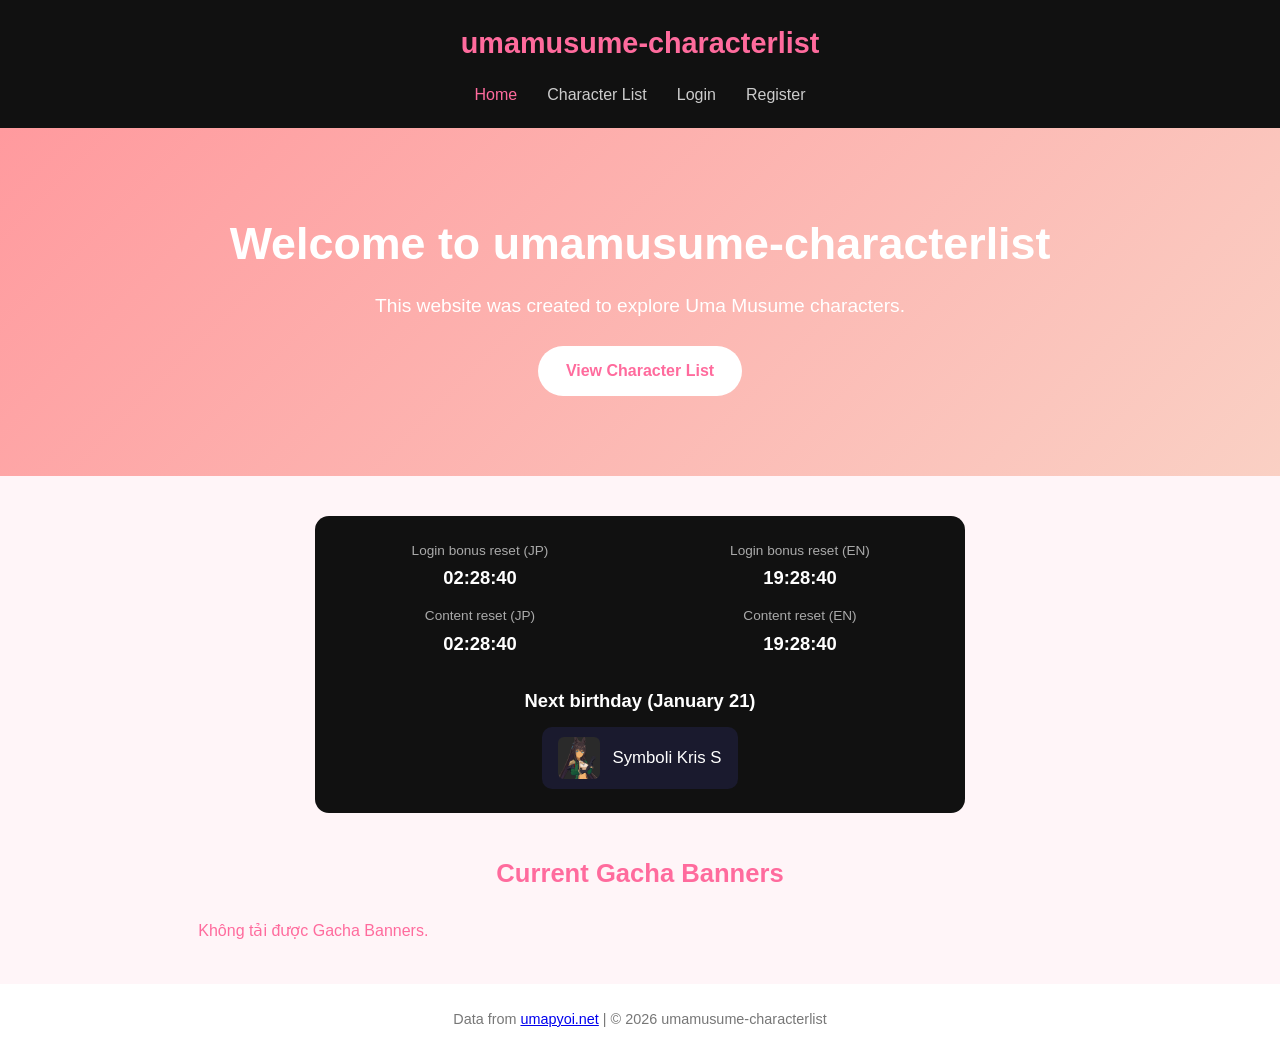
<file: index.html>
<!DOCTYPE html>
<html lang="en">

<head>
  <meta charset="UTF-8" />
  <meta name="viewport" content="width=device-width, initial-scale=1.0" />
  <title>Umamusume Character List - Home</title>
  <link rel="stylesheet" href="./CSS/style.css" />
</head>

<body>
  <header class="header">
    <div class="logo">umamusume-characterlist</div>
    <nav class="nav">
      <a href="index.html" class="active">Home</a>
      <a href="./Webpages/characterlist.html">Character List</a>
      <a href="./Webpages/login.html">Login</a>
      <a href="./Webpages/register.html">Register</a>
    </nav>
  </header>

  <section class="hero">
    <div class="hero-content">
      <h1>Welcome to umamusume-characterlist</h1>
      <p>This website was created to explore Uma Musume characters.</p>
      <a href="./Webpages/characterlist.html" class="btn-primary">View Character List</a>
    </div>
  </section>

  <section class="info-section">
    <div class="reset-times">
      <div class="reset-item">
        <p class="reset-label">Login bonus reset (JP)</p>
        <p class="reset-time" id="jp-login">--:--:--</p>
      </div>
      <div class="reset-item">
        <p class="reset-label">Login bonus reset (EN)</p>
        <p class="reset-time" id="en-login">--:--:--</p>
      </div>
      <div class="reset-item">
        <p class="reset-label">Content reset (JP)</p>
        <p class="reset-time" id="jp-content">--:--:--</p>
      </div>
      <div class="reset-item">
        <p class="reset-label">Content reset (EN)</p>
        <p class="reset-time" id="en-content">--:--:--</p>
      </div>
    </div>

    <div class="birthday-box">
      <h3>Next birthday (January 21)</h3>
      <div class="birthday-character">
        <img src="images/symboli-kris-s.png" alt="Symboli Kris S">
        <span>Symboli Kris S</span>
      </div>
    </div>
    </div>
  </section>

  <section class="gacha-section">
    <h2 class="gacha-title">Current Gacha Banners</h2>
    <div class="gacha-grid" id="gacha-grid">
      <p>Loading Gacha Banners...</p>
    </div>
  </section>


  <footer class="footer">
    <p>
      Data from
      <a href="https://umapyoi.net" target="_blank">umapyoi.net</a>
      | © 2026 umamusume-characterlist
    </p>
  </footer>

  <script src="Javascript/home.js"></script>
</body>

</html>
</file>
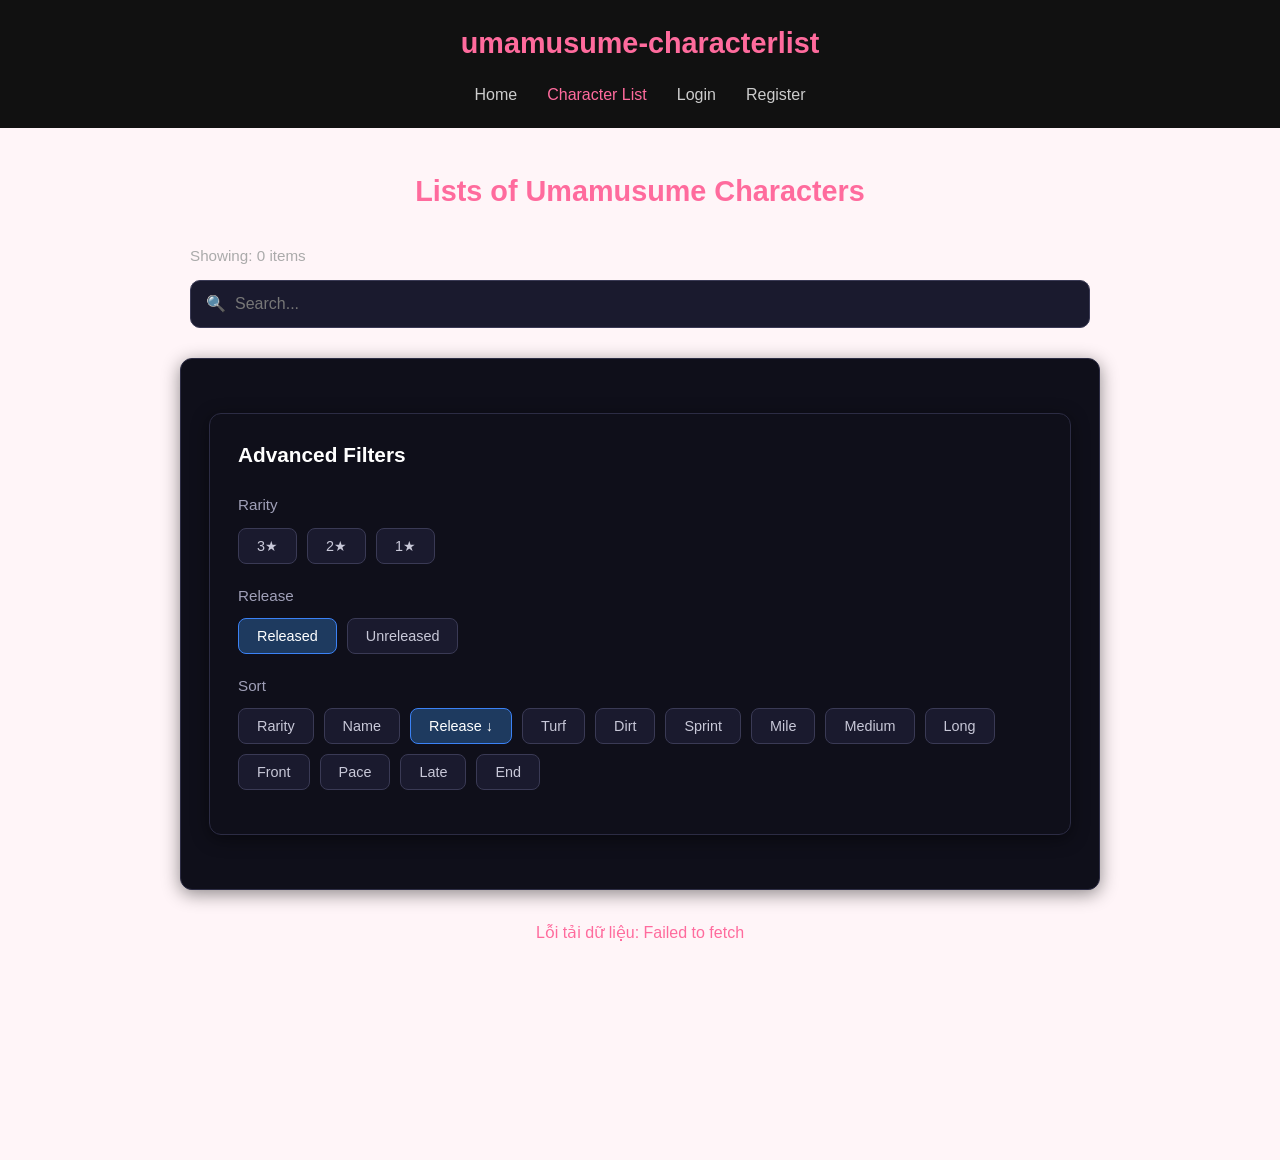
<file: Webpages/characterlist.html>
<!DOCTYPE html>
<html lang="en">
<head>
  <meta charset="UTF-8">
  <meta name="viewport" content="width=device-width, initial-scale=1.0">
  <title>Character List - Umamusume</title>
  <link rel="stylesheet" href="../CSS/style.css">
</head>
<body>

  <header class="header">
    <div class="logo">umamusume-characterlist</div>
    <nav class="nav">
      <a href="../index.html">Home</a>
      <a href="characterlist.html" class="active">Character List</a>
      <a href="login.html">Login</a>
      <a href="register.html">Register</a>
    </nav>
  </header>

  <main class="container">
    <h2 class="section-title">Lists of Umamusume Characters</h2>

    <div class="search-bar">
      <p class="showing-text">Showing: <span id="item-count">0</span> items</p>
      <div class="search-input-wrapper">
        <span class="search-icon">🔍</span>
        <input type="text" id="search-input" placeholder="Search..." autocomplete="off">
      </div>
    </div>

    <div class="filter-box">
      <div class="filter-box">
  <h3 class="filter-title">Advanced Filters</h3>

  <div class="filter-group">
    <p class="filter-label">Rarity</p>
    <div class="filter-row">
      <button class="filter-btn">3★</button>
      <button class="filter-btn">2★</button>
      <button class="filter-btn">1★</button>
    </div>
  </div>

  <div class="filter-group">
    <p class="filter-label">Release</p>
    <div class="filter-row">
      <button class="filter-btn active">Released</button>
      <button class="filter-btn">Unreleased</button>
    </div>
  </div>

  <div class="filter-group">
    <p class="filter-label">Sort</p>
    <div class="filter-row">
      <button class="filter-btn">Rarity</button>
      <button class="filter-btn">Name</button>
      <button class="filter-btn active">Release ↓</button>
      <button class="filter-btn">Turf</button>
      <button class="filter-btn">Dirt</button>
      <button class="filter-btn">Sprint</button>
      <button class="filter-btn">Mile</button>
      <button class="filter-btn">Medium</button>
      <button class="filter-btn">Long</button>
      <button class="filter-btn">Front</button>
      <button class="filter-btn">Pace</button>
      <button class="filter-btn">Late</button>
      <button class="filter-btn">End</button>
    </div>
  </div>
</div>
    </div>

    <div class="character-grid" id="character-grid">
      <p style="grid-column: 1 / -1; text-align: center; color: #888;">
        Loading characters...
      </p>
    </div>
  </main>

  <script src="../Javascript/characterlist.js"></script>
</body>
</html>
</file>
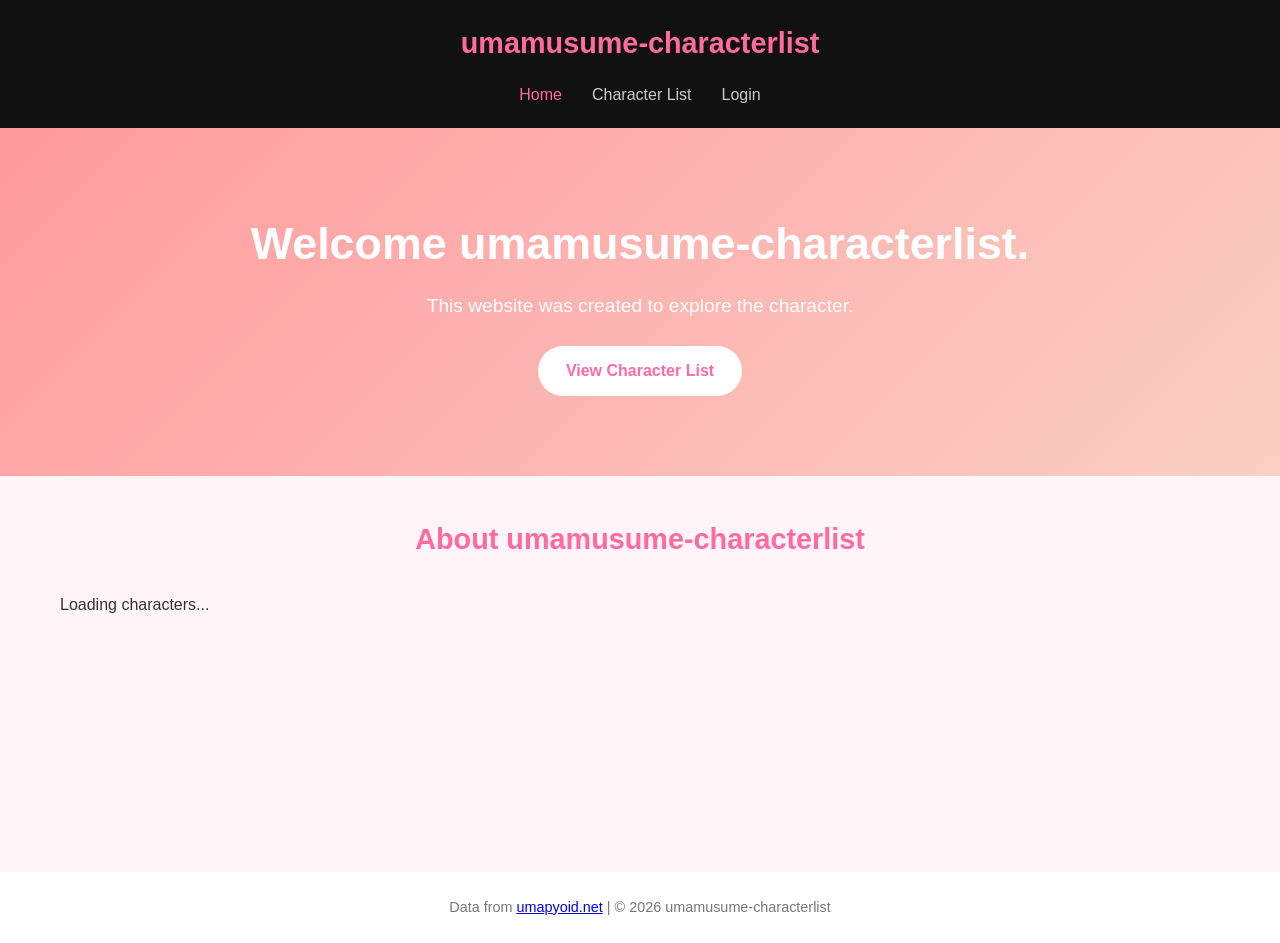
<file: Webpages/home.html>
<!doctype html>
<html lang="en">
  <head>
    <meta charset="UTF-8" />
    <meta name="viewport" content="width=device-width, initial-scale=1.0" />
    <title>Umamusume-characterlist Home</title>
    <link rel="stylesheet" href="/CSS/style.css" />
  </head>
  <body>
    <header class="header">
      <div class="logo">umamusume-characterlist</div>
      <nav class="nav">
        <a href="index.html" class="active">Home</a>
        <a href="characterlist.html">Character List</a>
        <a href="login.html" id="login-btn">Login</a>
      </nav>
    </header>

    <section class="hero">
      <div class="hero-content">
        <h1>Welcome umamusume-characterlist.</h1>
        <p>This website was created to explore the character.</p>
        <a href="characterlist.html" class="btn-primary">View Character List</a>
      </div>
    </section>

    <main class="container">
      <h2 class="section-title">About umamusume-characterlist</h2>
      <div class="character-grid" id="character-grid">
        <p>Loading characters...</p>
      </div>
    </main>

    <footer class="footer">
      <p>
        Data from
        <a href="https://umapyoid.net" target="_blank">umapyoid.net</a> | © 2026
        umamusume-characterlist
      </p>
    </footer>
  </body>
</html>
</file>
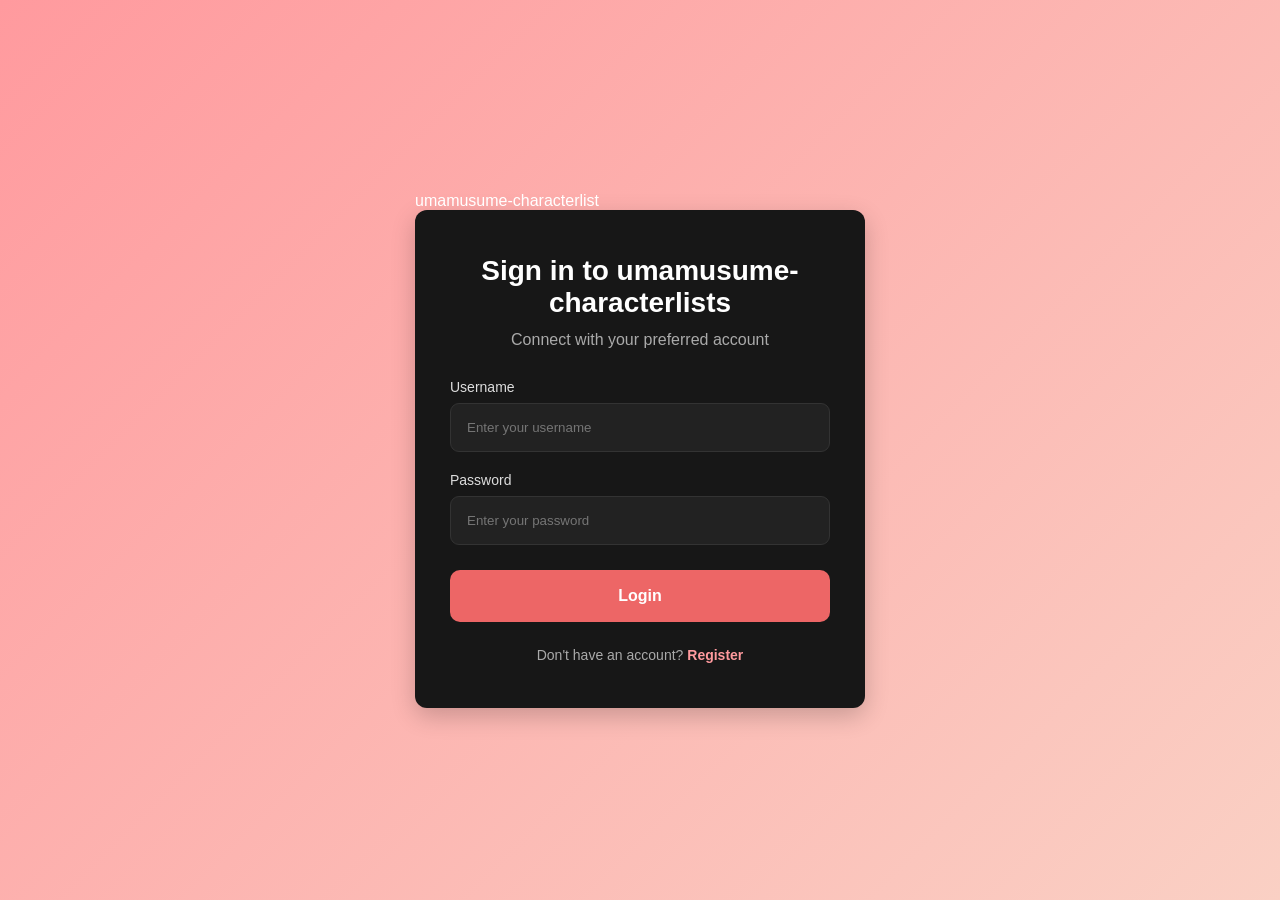
<file: Webpages/login.html>
<!DOCTYPE html>
<html lang="vi">
<head>
    <meta charset="UTF-8">
    <meta name="viewport" content="width=device-width, initial-scale=1.0">
    <title>Umamusume-characterlists - Login</title>
    <link rel="stylesheet" href="/CSS/login-register.css">
</head>
<body>
    <header class="header">
        <div class="logo">umamusume-characterlist</div>
    <div class="container">
        <h1>Sign in to umamusume-characterlists</h1>
        <p>Connect with your preferred account</p>
        <form action="#" method="POST">
            <label for="username">Username</label>
            <input type="text" id="username" name="username" placeholder="Enter your username" required>
            <label for="password">Password</label>
            <input type="password" id="password" name="password" placeholder="Enter your password" required>
            <button type="submit">Login</button>
        </form>
        <div class="switch">
            Don't have an account?
            <a href="/Webpages/register.html">Register</a>
        </div>
    </div>
    <script src="/Javascript/login.js"></script>
</body>
</html>
</file>
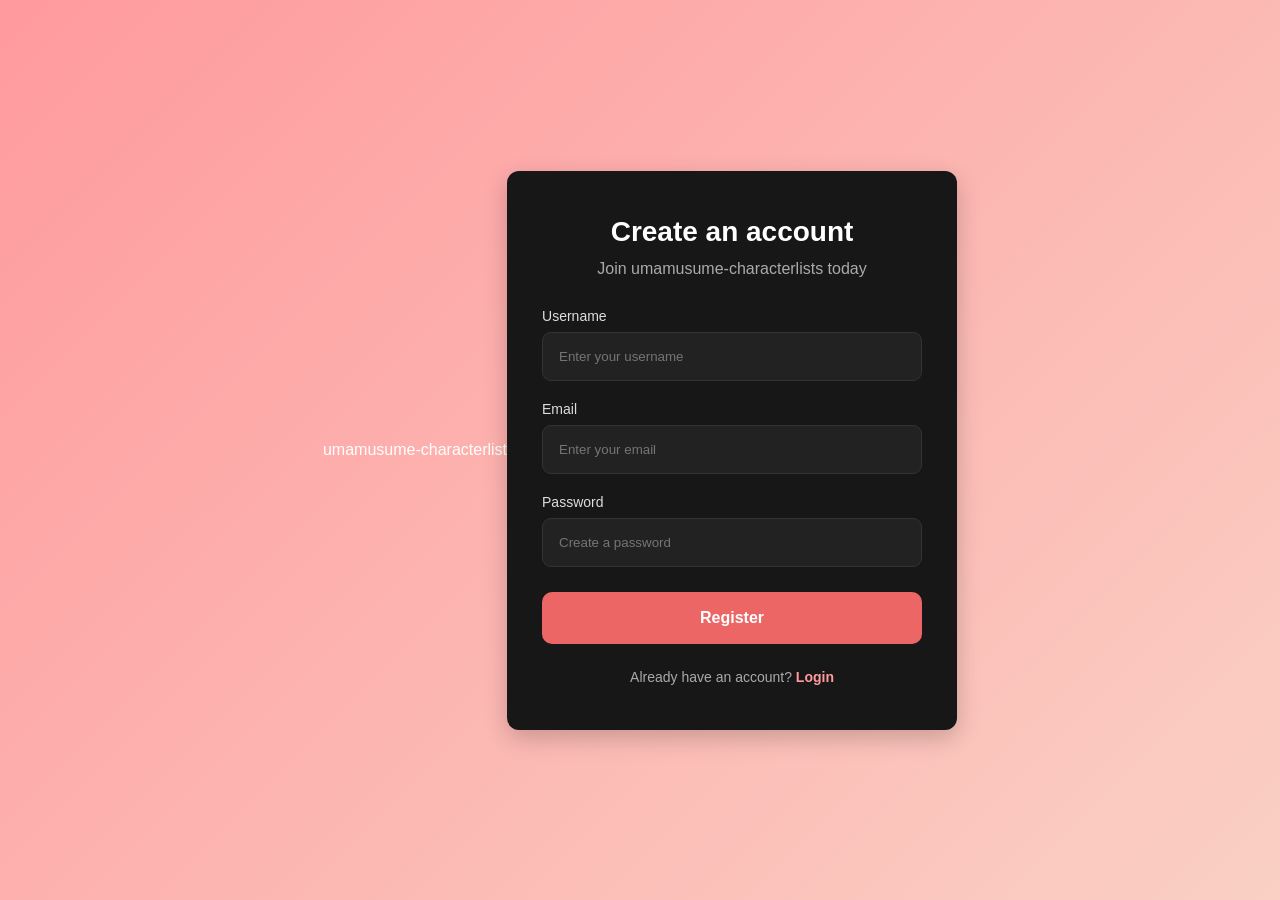
<file: Webpages/register.html>
<!DOCTYPE html>
<html lang="vi">

<head>
    <meta charset="UTF-8">
    <meta name="viewport" content="width=device-width, initial-scale=1.0">
    <title>Umamusume-characterlists - Register</title>
    <link rel="stylesheet" href="/CSS/login-register.css">
</head>

<body>
    <header class="header">
        <div class="logo">umamusume-characterlist</div>
    </header>
    <div class="container">
        <h1>Create an account</h1>
        <p>Join umamusume-characterlists today</p>
        <form action="#" method="POST">
            <label for="username">Username</label>
            <input type="text" id="username" name="username" placeholder="Enter your username" required>
            <label for="email">Email</label>
            <input type="email" id="email" name="email" placeholder="Enter your email" required>
            <label for="password">Password</label>
            <input type="password" id="password" name="password" placeholder="Create a password" required>
            <button type="submit">Register</button>
        </form>
        <div class="switch">
            Already have an account?
            <a href="/Webpages/login.html">Login</a>
        </div>
    </div>
    <script src="/Javascript/register.js"></script>
</body>

</html>
</file>
<file: CSS/style.css>
* {
  margin: 0;
  padding: 0;
  box-sizing: border-box;
}

body {
  font-family: "Segoe UI", sans-serif;
  background: #fff5f8;
  color: #333;
  line-height: 1.6;
}

.header {
  display: flex;
  flex-direction: column;
  align-items: center;
  padding: 20px 0;
  background: #111;
  gap: 16px;
}

.logo {
  font-size: 1.8rem;
  font-weight: bold;
  color: #ff6b9d;
}

.nav {
  display: flex;
  gap: 30px;
}

.nav a {
  text-decoration: none;
  color: #ccc;
  font-size: 1rem;
  transition: 0.2s;
}

.nav a:hover {
  color: #ff6b9d;
}
.nav a.active {
  color: #ff6b9d;
}

.hero {
  background: linear-gradient(135deg, #ff9a9e 0%, #fad0c4 100%);
  padding: 80px 20px;
  text-align: center;
  color: white;
}

.hero h1 {
  font-size: 2.8rem;
  margin-bottom: 12px;
}

.hero p {
  font-size: 1.2rem;
  margin-bottom: 24px;
}

.btn-primary {
  display: inline-block;
  padding: 12px 28px;
  background: white;
  color: #ff6b9d;
  text-decoration: none;
  border-radius: 30px;
  font-weight: 600;
  transition: 0.3s;
}

.btn-primary:hover {
  transform: translateY(-2px);
  box-shadow: 0 6px 15px rgba(0, 0, 0, 0.15);
}

.search-bar {
  max-width: 920px;
  margin: 20px auto 30px;
  padding: 0 10px;
}

.showing-text {
  color: #aaa;
  font-size: 0.95rem;
  margin-bottom: 12px;
}

.search-input-wrapper {
  position: relative;
  width: 100%;
}

.search-icon {
  position: absolute;
  left: 16px;
  top: 50%;
  transform: translateY(-50%);
  font-size: 1rem;
  color: #888;
  pointer-events: none;
}

#search-input {
  width: 100%;
  padding: 14px 16px 14px 44px;
  background-color: #1a1a2e;
  border: 1px solid #3a3a55;
  border-radius: 10px;
  color: #fff;
  font-size: 1rem;
  outline: none;
  transition: border-color 0.2s;
}

#search-input::placeholder {
  color: #777;
}

#search-input:focus {
  border-color: #ff6b9d;
}

.container {
  max-width: 1200px;
  margin: 0 auto;
  padding: 40px 20px;
}

.section-title {
  text-align: center;
  font-size: 1.8rem;
  color: #ff6b9d;
  margin-bottom: 30px;
}

.character-grid {
  display: grid;
  grid-template-columns: repeat(auto-fill, minmax(180px, 1fr));
  gap: 20px;
  margin-top: 30px;
  min-height: 200px;
}

.character-card {
  background: #1a1a1a;
  border-radius: 12px;
  overflow: hidden;
  box-shadow: 0 6px 20px rgba(0, 0, 0, 0.15);
  transition: 0.3s;
  cursor: pointer;
  text-align: center;
  padding-bottom: 12px;
  display: block;
}

.character-card img {
  width: 100%;
  height: 160px;
  object-fit: cover;
  object-position: center 15%;
  display: block;
  background: #2a2a2a;
}

.character-card .info {
  padding: 10px 8px 6px;
}

.character-card h3 {
  font-size: 0.95rem;
  margin-bottom: 3px;
  color: #ffffff;
}

.character-card .jp-name {
  font-size: 0.78rem;
  color: #aaaaaa;
}

.footer {
  text-align: center;
  padding: 24px;
  background: #fff;
  color: #777;
  font-size: 0.9rem;
  margin-top: 40px;
}

.filter-box {
  background-color: #0f0f1a;
  border: 1px solid #2c2c44;
  border-radius: 12px;
  padding: 24px 28px;
  margin: 30px auto;
  max-width: 920px;
  box-shadow: 0 4px 18px rgba(0, 0, 0, 0.45);
}

.filter-title {
  color: #ffffff;
  font-size: 1.3rem;
  margin-bottom: 22px;
  font-weight: 600;
}

.filter-group {
  margin-bottom: 20px;
}

.filter-label {
  color: #a0a0b8;
  font-size: 0.95rem;
  margin-bottom: 10px;
}

.filter-row {
  display: flex;
  flex-wrap: wrap;
  gap: 10px;
}

.filter-btn {
  background-color: #1a1a2e;
  border: 1px solid #3a3a55;
  color: #c8c8d8;
  padding: 9px 18px;
  border-radius: 8px;
  font-size: 0.9rem;
  cursor: pointer;
  transition: all 0.2s ease;
}

.filter-btn:hover {
  border-color: #ff6b9d;
  color: #ff6b9d;
}

.filter-btn.active {
  background-color: #1e3a5f;
  border-color: #3b82f6;
  color: #ffffff;
}

.info-section {
  max-width: 650px;
  margin: 40px auto;
  padding: 24px 20px;
  color: #eee;
  background-color: #111;
  border-radius: 14px;
}

.reset-times {
  display: grid;
  grid-template-columns: 1fr 1fr;
  gap: 12px 30px;
  margin-bottom: 28px;
  text-align: center;
}

.reset-label {
  font-size: 0.85rem;
  color: #aaa;
  margin-bottom: 2px;
}

.reset-time {
  font-size: 1.15rem;
  font-weight: 600;
  color: #fff;
}

.birthday-box {
  text-align: center;
}

.birthday-box h3 {
  font-size: 1.15rem;
  margin-bottom: 12px;
  color: #fff;
}

.birthday-character {
  display: inline-flex;
  align-items: center;
  gap: 12px;
  background: #1a1a2e;
  padding: 10px 16px;
  border-radius: 10px;
}

.birthday-character img {
  width: 42px;
  height: 42px;
  border-radius: 6px;
  object-fit: cover;
  background: #2a2a2a;
}

.birthday-character span {
  font-size: 1.05rem;
  font-weight: 500;
  color: #ffffff;
}

.gacha-section {
  max-width: 1000px;
  margin: 40px auto;
  padding: 0 20px;
}

.gacha-title {
  text-align: center;
  color: #ff6b9d;
  margin-bottom: 24px;
  font-size: 1.6rem;
}

.gacha-grid {
  display: grid;
  grid-template-columns: repeat(auto-fill, minmax(280px, 1fr));
  gap: 20px;
}

.gacha-card {
  background: #1a1a2e;
  border-radius: 12px;
  overflow: hidden;
  box-shadow: 0 4px 15px rgba(0,0,0,0.3);
}

.gacha-img {
  width: 100%;
  height: 140px;
  object-fit: cover;
  display: block;
}

.gacha-info {
  padding: 14px;
}

.gacha-info h3 {
  color: #fff;
  font-size: 1.05rem;
  margin-bottom: 6px;
}

.gacha-end {
  color: #aaa;
  font-size: 0.9rem;
}


@media (max-width: 768px) {
  .header {
    padding: 16px 20px;
  }

  .nav {
    gap: 20px;
  }

  .hero h1 {
    font-size: 2rem;
  }

  .character-grid {
    grid-template-columns: repeat(auto-fill, minmax(150px, 1fr));
    gap: 16px;
  }
}
</file>
<file: CSS/login-register.css>
* {
  margin: 0;
  padding: 0;
  box-sizing: border-box;
}

body {
  background: linear-gradient(135deg, #ff9a9e 0%, #fad0c4 100%);
  color: white;
  font-family: Arial, sans-serif;
  display: flex;
  justify-content: center;
  align-items: center;
  min-height: 100vh;
  padding: 20px;
}

.container {
  width: 100%;
  max-width: 450px;
  background: #171717;
  padding: 45px 35px;
  border-radius: 12px;
  text-align: center;
  box-shadow: 0 8px 25px rgba(0, 0, 0, 0.2);
}

h1 {
  font-size: 28px;
  margin-bottom: 12px;
}

p {
  color: #aaa;
  margin-bottom: 30px;
}

label {
  display: block;
  text-align: left;
  margin-bottom: 8px;
  color: #ddd;
  font-size: 14px;
}

input {
  width: 100%;
  padding: 16px;
  margin-bottom: 20px;
  background: #222;
  border: 1px solid #333;
  border-radius: 9px;
  color: white;
  outline: none;
}

input:focus {
  border-color: #ff9a9e;
}

button {
  width: 100%;
  padding: 17px;
  margin-top: 5px;
  border: none;
  border-radius: 10px;
  font-size: 16px;
  font-weight: bold;
  cursor: pointer;
  background: #ed6666;
  color: white;
  transition: 0.3s;
}

button:hover {
  background: #ff8585;
  transform: translateY(-2px);
}

.switch {
  margin-top: 25px;
  color: #aaa;
  font-size: 14px;
}

a {
  color: #ff9a9e;
  text-decoration: none;
  font-weight: bold;
}

a:hover {
  text-decoration: underline;
}
</file>
